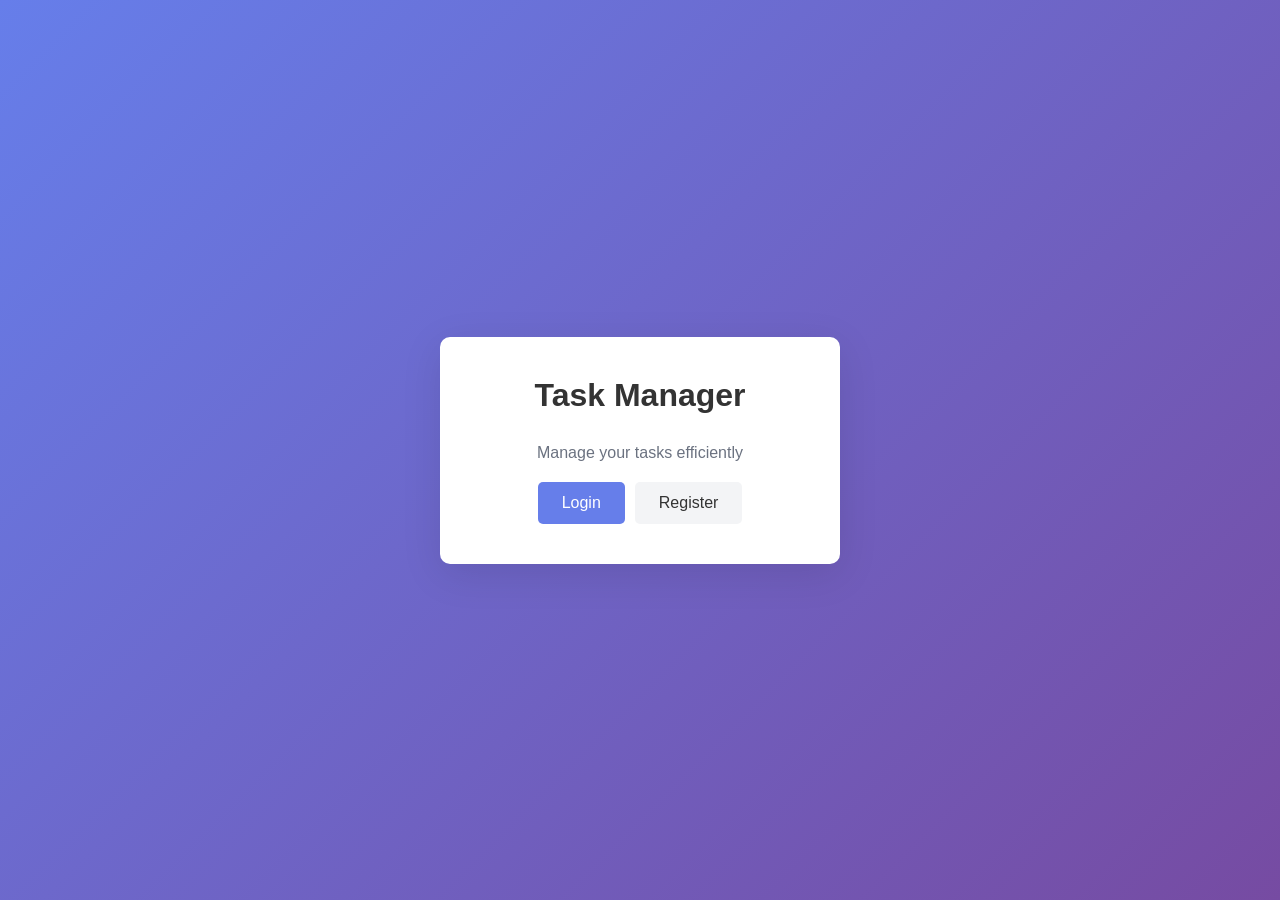
<file: index.html>
<!DOCTYPE html>
<html lang="en">
<head>
    <meta charset="UTF-8">
    <meta name="viewport" content="width=device-width, initial-scale=1.0">
    <title>Task Manager</title>
    <link rel="stylesheet" href="css/style.css">
</head>
<body>
    <div class="container">
        <h1>Task Manager</h1>
        <p>Manage your tasks efficiently</p>
        <div class="button-group">
            <a href="login.html" class="btn btn-primary">Login</a>
            <a href="register.html" class="btn btn-secondary">Register</a>
        </div>
    </div>
</body>
</html>
</file>
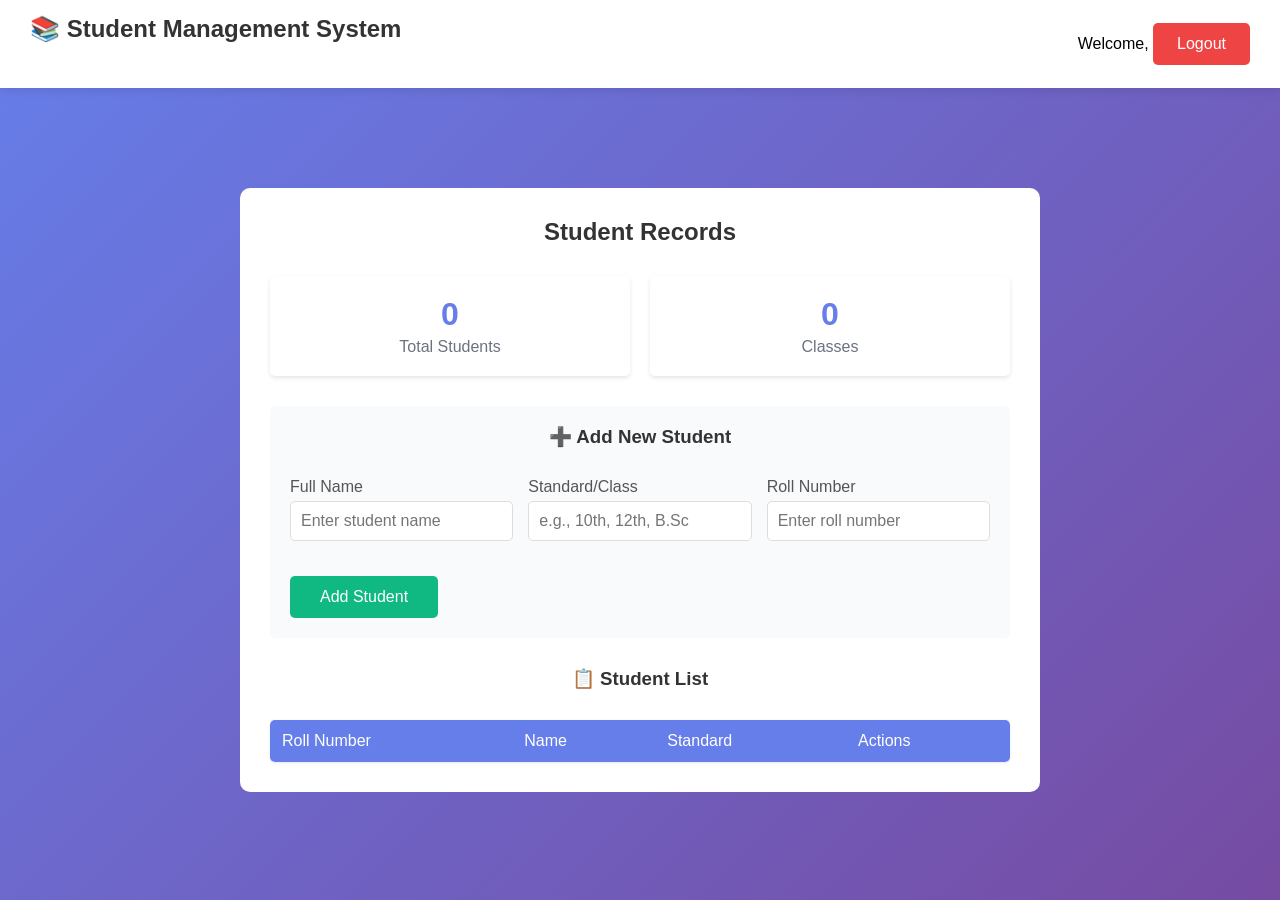
<file: dashboard.html>
<!DOCTYPE html>
<html lang="en">
<head>
    <meta charset="UTF-8">
    <meta name="viewport" content="width=device-width, initial-scale=1.0">
    <title>Student Dashboard</title>
    <link rel="stylesheet" href="css/style.css">
    <style>
        .student-table {
            width: 100%;
            border-collapse: collapse;
            margin-top: 20px;
            background: white;
            border-radius: 5px;
            overflow: hidden;
            box-shadow: 0 1px 3px rgba(0,0,0,0.1);
        }
        
        .student-table th {
            background: #667eea;
            color: white;
            padding: 12px;
            text-align: left;
            font-weight: 500;
        }
        
        .student-table td {
            padding: 12px;
            border-bottom: 1px solid #e5e7eb;
        }
        
        .student-table tr:hover {
            background: #f9fafb;
        }
        
        .action-buttons {
            display: flex;
            gap: 8px;
        }
        
        .edit-btn, .delete-btn {
            padding: 5px 15px;
            border: none;
            border-radius: 3px;
            cursor: pointer;
            font-size: 14px;
            transition: all 0.3s;
        }
        
        .edit-btn {
            background: #fbbf24;
            color: #000;
        }
        
        .edit-btn:hover {
            background: #f59e0b;
        }
        
        .delete-btn {
            background: #ef4444;
            color: white;
        }
        
        .delete-btn:hover {
            background: #dc2626;
        }
        
        .add-student-form {
            background: #f9fafb;
            padding: 20px;
            border-radius: 5px;
            margin-bottom: 30px;
        }
        
        .form-row {
            display: flex;
            gap: 15px;
            margin-bottom: 15px;
            flex-wrap: wrap;
        }
        
        .form-group {
            flex: 1;
            min-width: 200px;
        }
        
        .form-group label {
            display: block;
            margin-bottom: 5px;
            color: #555;
            font-weight: 500;
        }
        
        .form-group input {
            width: 100%;
            padding: 10px;
            border: 1px solid #ddd;
            border-radius: 5px;
            font-size: 16px;
        }
        
        .btn-add {
            background: #10b981;
            color: white;
            padding: 12px 30px;
            border: none;
            border-radius: 5px;
            font-size: 16px;
            cursor: pointer;
            transition: background 0.3s;
        }
        
        .btn-add:hover {
            background: #059669;
        }
        
        .stats-container {
            display: flex;
            gap: 20px;
            margin-bottom: 30px;
            flex-wrap: wrap;
        }
        
        .stat-card {
            background: white;
            padding: 20px;
            border-radius: 5px;
            flex: 1;
            min-width: 150px;
            box-shadow: 0 2px 4px rgba(0,0,0,0.1);
            text-align: center;
        }
        
        .stat-number {
            font-size: 32px;
            font-weight: bold;
            color: #667eea;
        }
        
        .stat-label {
            color: #6b7280;
            margin-top: 5px;
        }
    </style>
</head>
<body>
    <nav class="navbar">
        <h2>📚 Student Management System</h2>
        <div>
            Welcome, <span id="username"></span>
            <button id="logoutBtn" class="btn btn-danger">Logout</button>
        </div>
    </nav>

    <div class="dashboard-container">
        <h2>Student Records</h2>
        
        <!-- Statistics -->
        <div class="stats-container">
            <div class="stat-card">
                <div class="stat-number" id="totalStudents">0</div>
                <div class="stat-label">Total Students</div>
            </div>
            <div class="stat-card">
                <div class="stat-number" id="uniqueClasses">0</div>
                <div class="stat-label">Classes</div>
            </div>
        </div>
        
        <!-- Add Student Form -->
        <div class="add-student-form">
            <h3>➕ Add New Student</h3>
            <form id="addStudentForm">
                <div class="form-row">
                    <div class="form-group">
                        <label for="studentName">Full Name</label>
                        <input type="text" id="studentName" placeholder="Enter student name" required>
                    </div>
                    <div class="form-group">
                        <label for="studentStandard">Standard/Class</label>
                        <input type="text" id="studentStandard" placeholder="e.g., 10th, 12th, B.Sc" required>
                    </div>
                    <div class="form-group">
                        <label for="studentRoll">Roll Number</label>
                        <input type="text" id="studentRoll" placeholder="Enter roll number" required>
                    </div>
                </div>
                <button type="submit" class="btn-add">Add Student</button>
            </form>
        </div>

        <!-- Students Table -->
        <h3>📋 Student List</h3>
        <div id="studentsList">
            <table class="student-table">
                <thead>
                    <tr>
                        <th>Roll Number</th>
                        <th>Name</th>
                        <th>Standard</th>
                        <th>Actions</th>
                    </tr>
                </thead>
                <tbody id="studentsTableBody">
                    <!-- Students will be inserted here -->
                </tbody>
            </table>
        </div>
    </div>
    <script src="js/config.js"></script>
    <script src="js/script.js"></script>
</body>
</html>
</file>
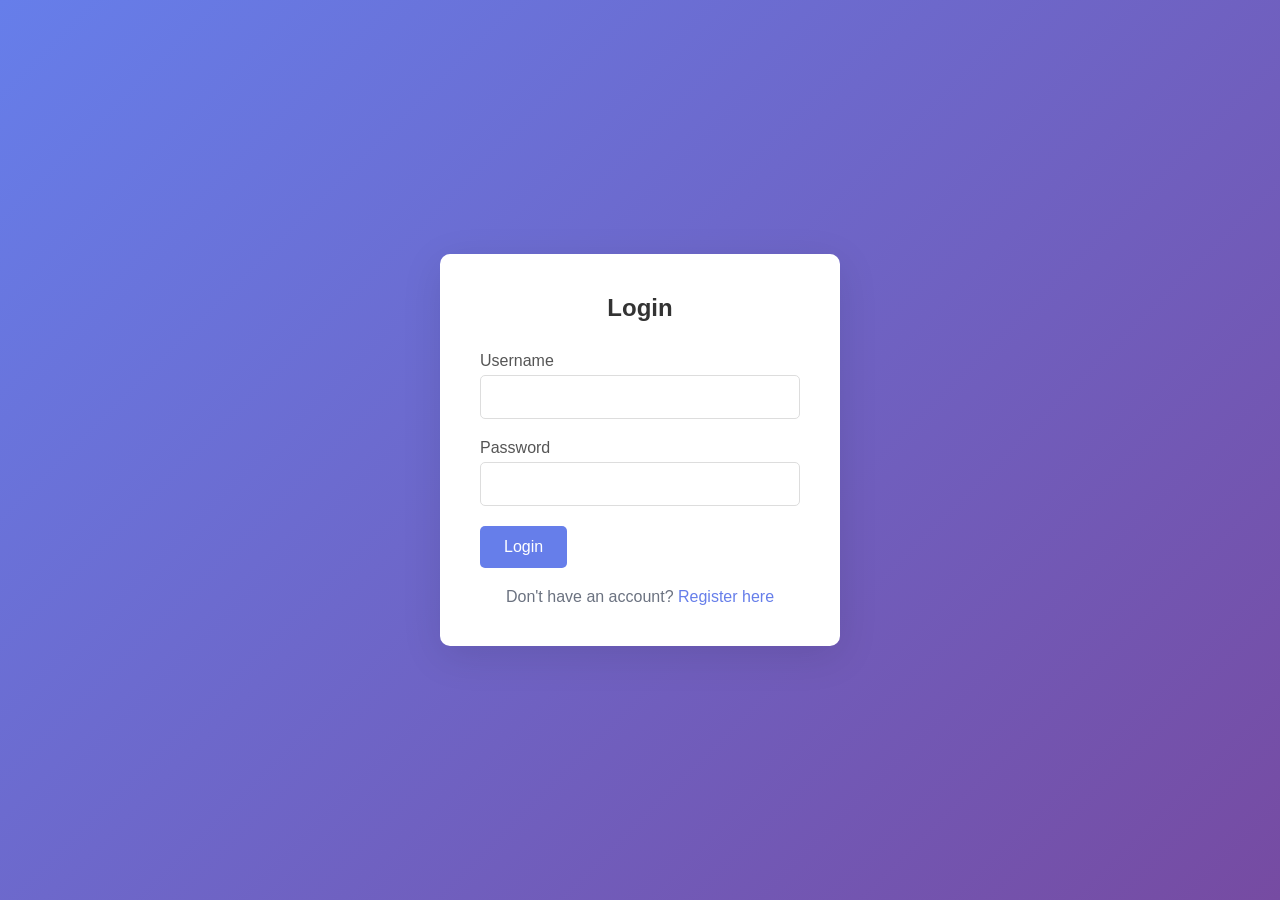
<file: login.html>
<!DOCTYPE html>
<html lang="en">
<head>
    <meta charset="UTF-8">
    <meta name="viewport" content="width=device-width, initial-scale=1.0">
    <title>Login - Task Manager</title>
    <link rel="stylesheet" href="css/style.css">
</head>
<body>
    <div class="container">
        <h2>Login</h2>
        <form id="loginForm">
            <div class="form-group">
                <label for="username">Username</label>
                <input type="text" id="username" required>
            </div>
            <div class="form-group">
                <label for="password">Password</label>
                <input type="password" id="password" required>
            </div>
            <button type="submit" class="btn btn-primary">Login</button>
        </form>
        <p>Don't have an account? <a href="register.html">Register here</a></p>
    </div>
    <script src="js/config.js"></script>
    <script src="js/script.js"></script>
</body>
</html>
</file>
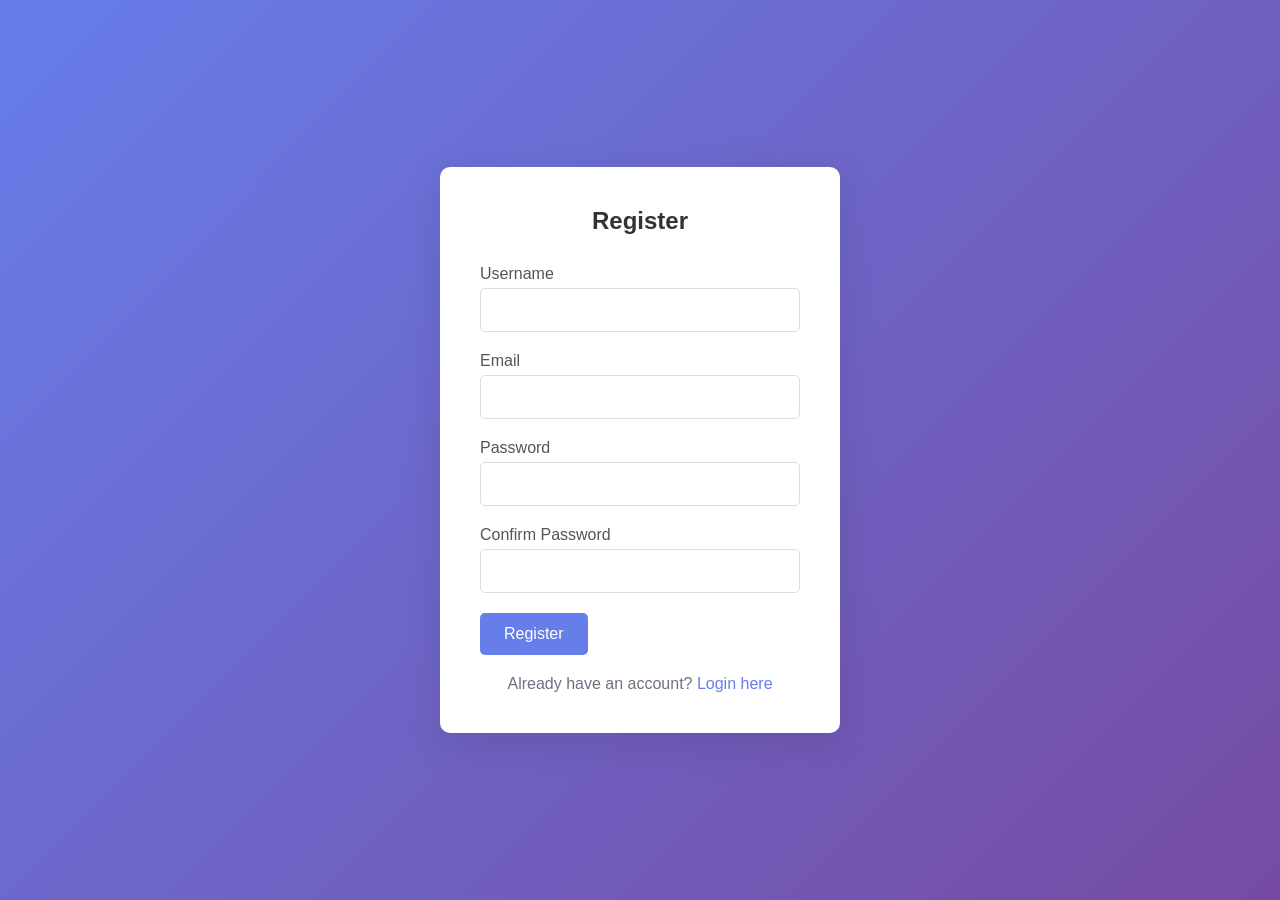
<file: register.html>
<!DOCTYPE html>
<html lang="en">
<head>
    <meta charset="UTF-8">
    <meta name="viewport" content="width=device-width, initial-scale=1.0">
    <title>Register - Task Manager</title>
    <link rel="stylesheet" href="css/style.css">
</head>
<body>
    <div class="container">
        <h2>Register</h2>
        <form id="registerForm">
            <div class="form-group">
                <label for="username">Username</label>
                <input type="text" id="username" required>
            </div>
            <div class="form-group">
                <label for="email">Email</label>
                <input type="email" id="email" required>
            </div>
            <div class="form-group">
                <label for="password">Password</label>
                <input type="password" id="password" required>
            </div>
            <div class="form-group">
                <label for="confirmPassword">Confirm Password</label>
                <input type="password" id="confirmPassword" required>
            </div>
            <button type="submit" class="btn btn-primary">Register</button>
        </form>
        <p>Already have an account? <a href="login.html">Login here</a></p>
    </div>
    <script src="js/config.js"></script>
    <script src="js/script.js"></script>
</body>
</html>
</file>
<file: css/style.css>
* {
    margin: 0;
    padding: 0;
    box-sizing: border-box;
}

body {
    font-family: -apple-system, BlinkMacSystemFont, 'Segoe UI', Roboto, Oxygen, Ubuntu, sans-serif;
    background: linear-gradient(135deg, #667eea 0%, #764ba2 100%);
    min-height: 100vh;
    display: flex;
    justify-content: center;
    align-items: center;
}

.container {
    background: white;
    border-radius: 10px;
    box-shadow: 0 10px 40px rgba(0,0,0,0.1);
    width: 90%;
    max-width: 400px;
    padding: 40px;
}

h1, h2, h3 {
    text-align: center;
    color: #333;
    margin-bottom: 30px;
}

.form-group {
    margin-bottom: 20px;
}

label {
    display: block;
    margin-bottom: 5px;
    color: #555;
    font-weight: 500;
}

input, textarea {
    width: 100%;
    padding: 12px;
    border: 1px solid #ddd;
    border-radius: 5px;
    font-size: 16px;
    transition: border-color 0.3s;
}

input:focus, textarea:focus {
    outline: none;
    border-color: #667eea;
}

.btn {
    padding: 12px 24px;
    border: none;
    border-radius: 5px;
    font-size: 16px;
    cursor: pointer;
    transition: all 0.3s;
    text-decoration: none;
    display: inline-block;
}

.btn-primary {
    background: #667eea;
    color: white;
}

.btn-primary:hover {
    background: #764ba2;
}

.btn-secondary {
    background: #f3f4f6;
    color: #333;
}

.btn-secondary:hover {
    background: #e5e7eb;
}

.btn-danger {
    background: #ef4444;
    color: white;
}

.btn-danger:hover {
    background: #dc2626;
}

.button-group {
    display: flex;
    gap: 10px;
    justify-content: center;
    margin-top: 20px;
}

.alert {
    padding: 12px;
    border-radius: 5px;
    margin-bottom: 20px;
    text-align: center;
}

.alert-error {
    background: #fee2e2;
    color: #dc2626;
    border: 1px solid #fecaca;
}

.alert-success {
    background: #dcfce7;
    color: #16a34a;
    border: 1px solid #bbf7d0;
}

.navbar {
    background: white;
    padding: 15px 30px;
    display: flex;
    justify-content: space-between;
    align-items: center;
    position: fixed;
    top: 0;
    left: 0;
    right: 0;
    box-shadow: 0 2px 10px rgba(0,0,0,0.1);
}

.dashboard-container {
    margin-top: 80px;
    width: 90%;
    max-width: 800px;
    background: white;
    border-radius: 10px;
    padding: 30px;
}

.add-task-form {
    background: #f9fafb;
    padding: 20px;
    border-radius: 5px;
    margin-bottom: 30px;
}

.task-item {
    background: #f9fafb;
    border: 1px solid #e5e7eb;
    border-radius: 5px;
    padding: 15px;
    margin-bottom: 10px;
    display: flex;
    justify-content: space-between;
    align-items: center;
}

.task-info {
    flex: 1;
}

.task-title {
    font-weight: 600;
    color: #111827;
    margin-bottom: 5px;
    display: flex;
    align-items: center;
    gap: 10px;
}

.task-description {
    color: #6b7280;
    font-size: 14px;
}

.task-actions {
    display: flex;
    gap: 10px;
}

.task-actions .btn {
    padding: 5px 15px;
    font-size: 14px;
}

.completed {
    text-decoration: line-through;
    opacity: 0.7;
}

.checkbox {
    width: auto;
    margin-right: 10px;
}

p {
    text-align: center;
    margin-top: 20px;
    color: #6b7280;
}

a {
    color: #667eea;
    text-decoration: none;
}

a:hover {
    text-decoration: underline;
}
</file>
